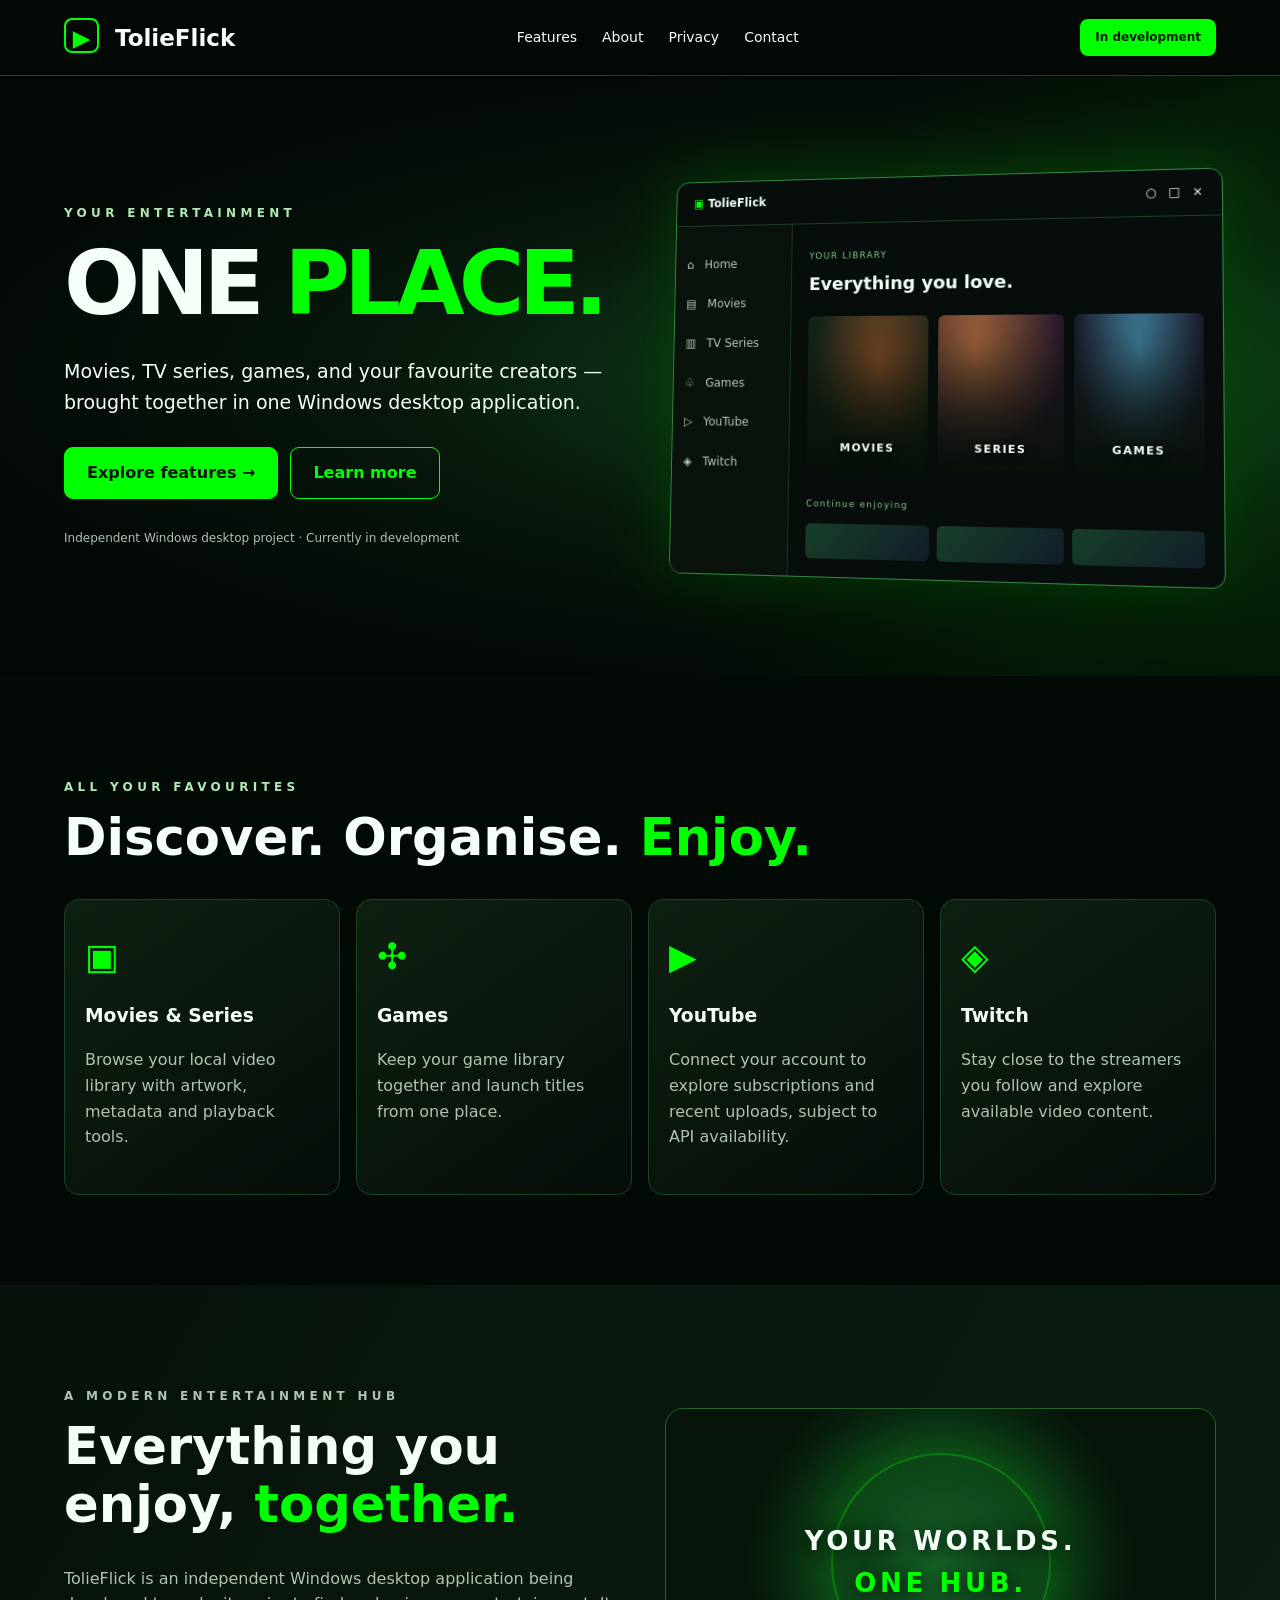
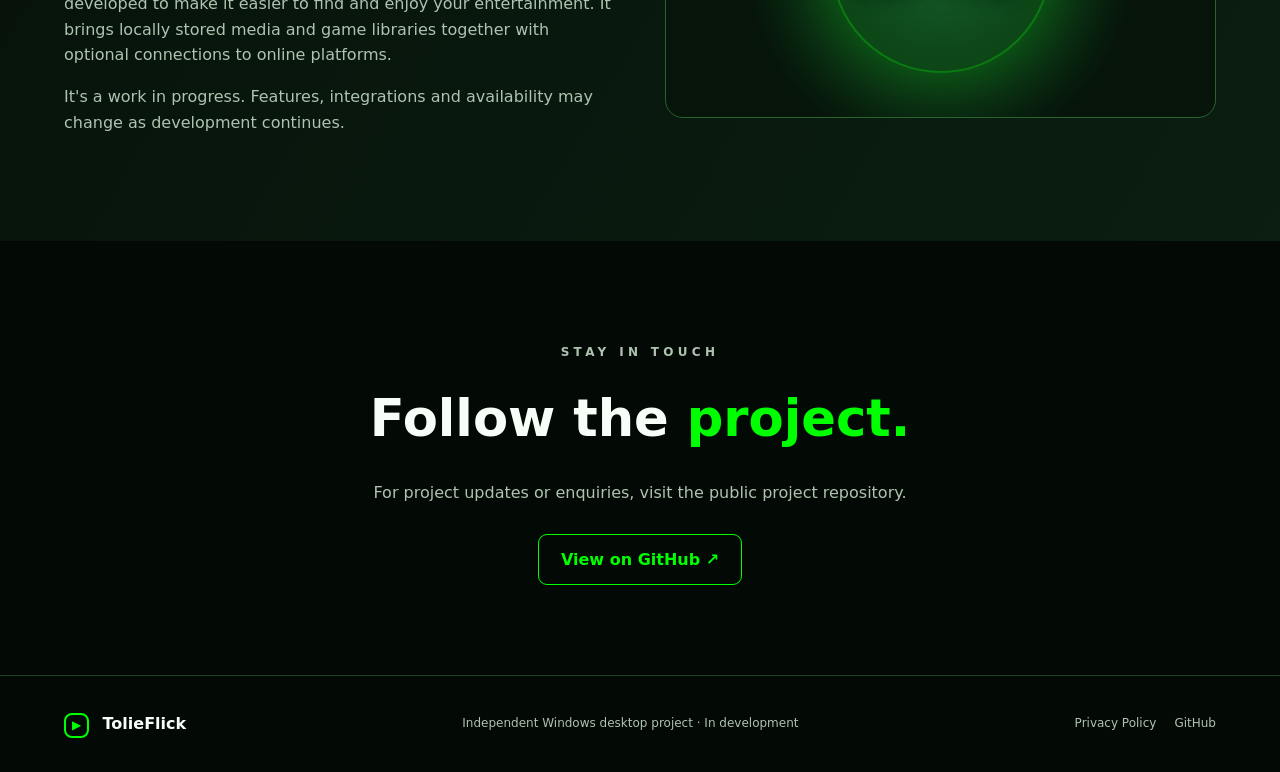
<file: index.html>
<!doctype html>
<html lang="en"><head><meta charset="utf-8"><meta name="viewport" content="width=device-width, initial-scale=1"><meta name="description" content="TolieFlick is an independent Windows entertainment hub in development, bringing local movies, TV series, games, YouTube and Twitch into one place."><title>TolieFlick — Your entertainment. One place.</title><link rel="stylesheet" href="style.css"></head>
<body><header class="site-header"><a class="logo" href="./"><span class="logo-mark">▶</span> TolieFlick</a><nav aria-label="Main navigation"><a href="#features">Features</a><a href="#about">About</a><a href="privacy.html">Privacy</a><a href="#contact">Contact</a></nav><span class="status">In development</span></header>
<main><section class="hero"><div class="hero-glow"></div><div class="hero-content"><p class="eyebrow">YOUR ENTERTAINMENT</p><h1>ONE <em>PLACE.</em></h1><p class="lead">Movies, TV series, games, and your favourite creators — brought together in one Windows desktop application.</p><div class="actions"><a class="button" href="#features">Explore features →</a><a class="button outline" href="#about">Learn more</a></div><p class="subtle">Independent Windows desktop project · Currently in development</p></div><div class="hero-visual" aria-label="Stylised preview of TolieFlick"><div class="window"><div class="window-top"><strong><span class="green">▣</span> TolieFlick</strong><span>○ &nbsp; □ &nbsp; ×</span></div><div class="window-body"><aside>⌂ &nbsp; Home<br>▤ &nbsp; Movies<br>▥ &nbsp; TV Series<br>♧ &nbsp; Games<br>▷ &nbsp; YouTube<br>◈ &nbsp; Twitch</aside><div class="library"><small>YOUR LIBRARY</small><h3>Everything you love.</h3><div class="posters"><div class="poster p1">MOVIES</div><div class="poster p2">SERIES</div><div class="poster p3">GAMES</div></div><small>Continue enjoying</small><div class="tiles"><span></span><span></span><span></span></div></div></div></div></div></section>
<section id="features" class="section"><p class="eyebrow">ALL YOUR FAVOURITES</p><h2>Discover. Organise. <em>Enjoy.</em></h2><div class="feature-grid"><article class="feature"><span class="feature-icon">▣</span><h3>Movies &amp; Series</h3><p>Browse your local video library with artwork, metadata and playback tools.</p></article><article class="feature"><span class="feature-icon">✣</span><h3>Games</h3><p>Keep your game library together and launch titles from one place.</p></article><article class="feature"><span class="feature-icon">▶</span><h3>YouTube</h3><p>Connect your account to explore subscriptions and recent uploads, subject to API availability.</p></article><article class="feature"><span class="feature-icon">◈</span><h3>Twitch</h3><p>Stay close to the streamers you follow and explore available video content.</p></article></div></section>
<section id="about" class="section about"><div><p class="eyebrow">A MODERN ENTERTAINMENT HUB</p><h2>Everything you enjoy, <em>together.</em></h2><p>TolieFlick is an independent Windows desktop application being developed to make it easier to find and enjoy your entertainment. It brings locally stored media and game libraries together with optional connections to online platforms.</p><p>It's a work in progress. Features, integrations and availability may change as development continues.</p></div><div class="about-art"><div class="orb"></div><span>YOUR WORLDS.<br><strong>ONE HUB.</strong></span></div></section>
<section id="contact" class="section contact"><p class="eyebrow">STAY IN TOUCH</p><h2>Follow the <em>project.</em></h2><p>For project updates or enquiries, visit the public project repository.</p><a class="button outline" href="https://github.com/Tolgrath/tolieflick">View on GitHub ↗</a></section></main>
<footer><a class="logo" href="./"><span class="logo-mark">▶</span> TolieFlick</a><p>Independent Windows desktop project · In development</p><div><a href="privacy.html">Privacy Policy</a><a href="https://github.com/Tolgrath/tolieflick">GitHub</a></div></footer></body></html>
</file>
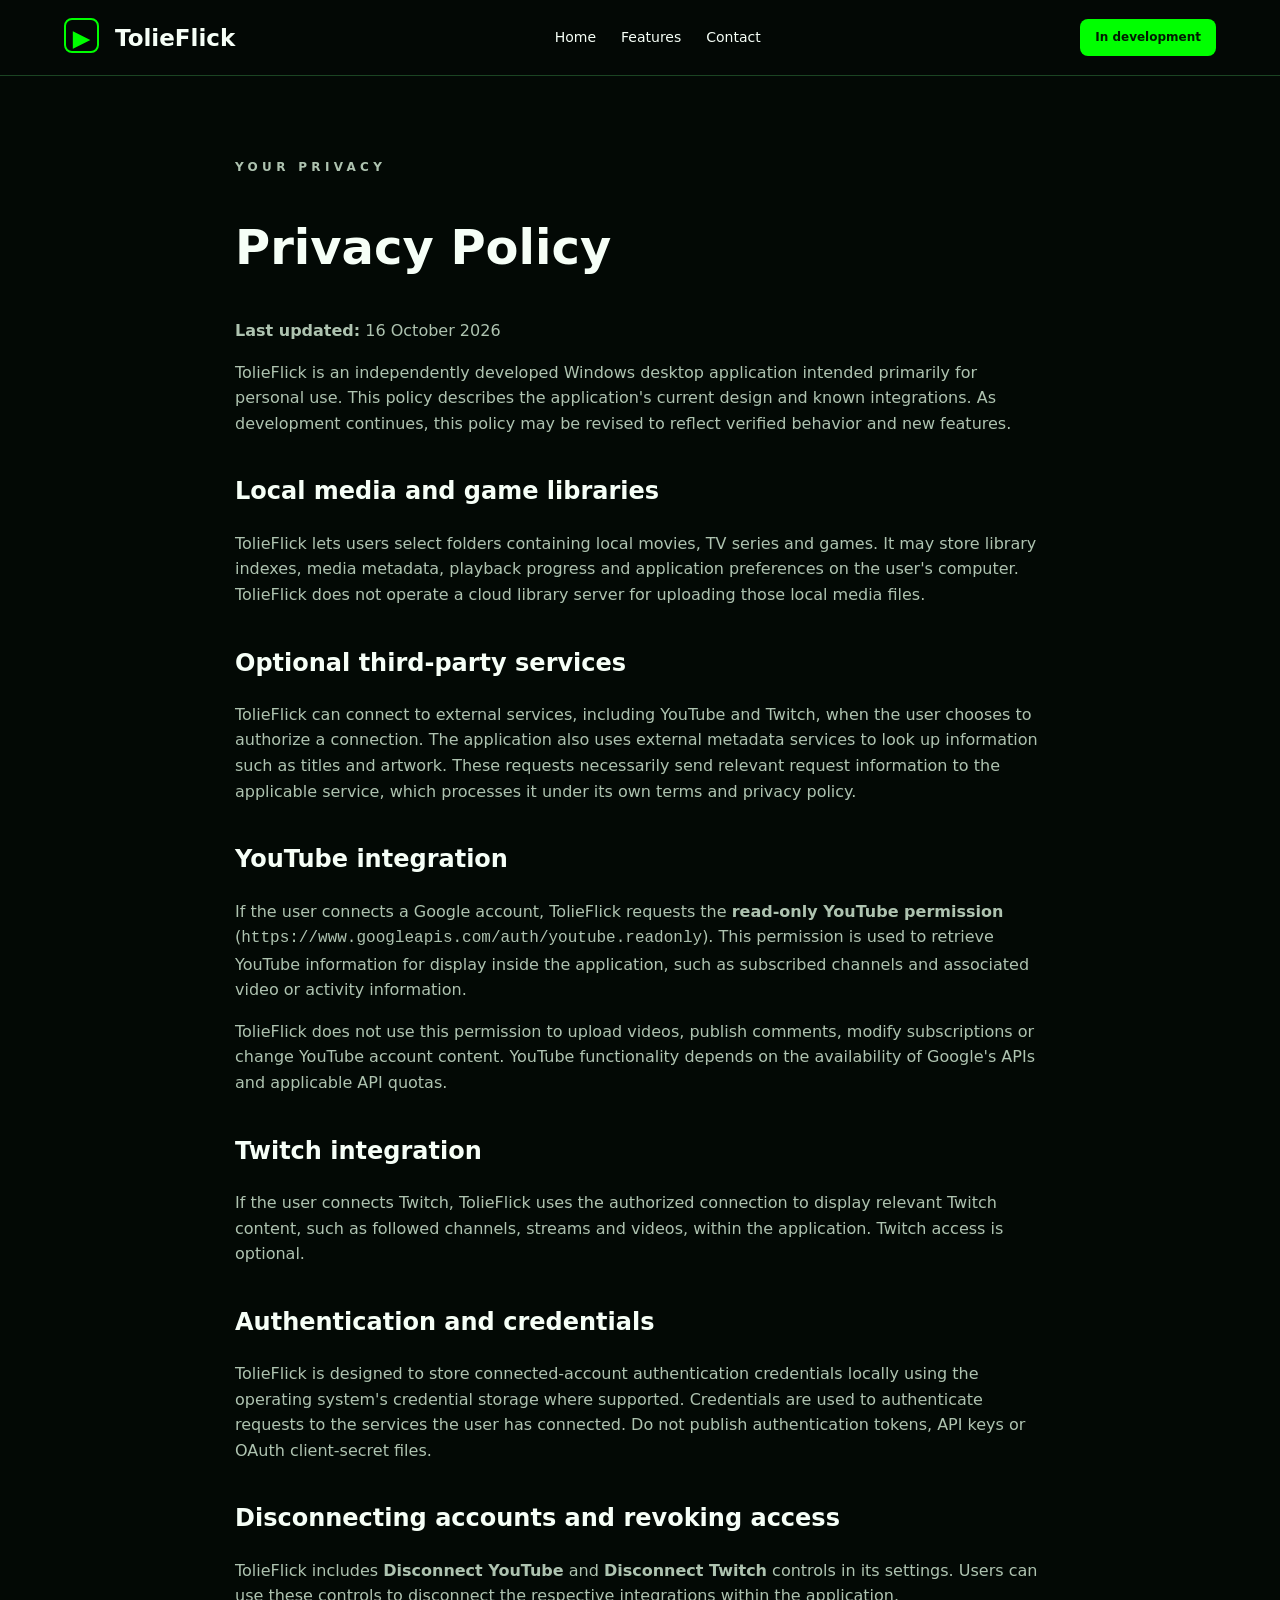
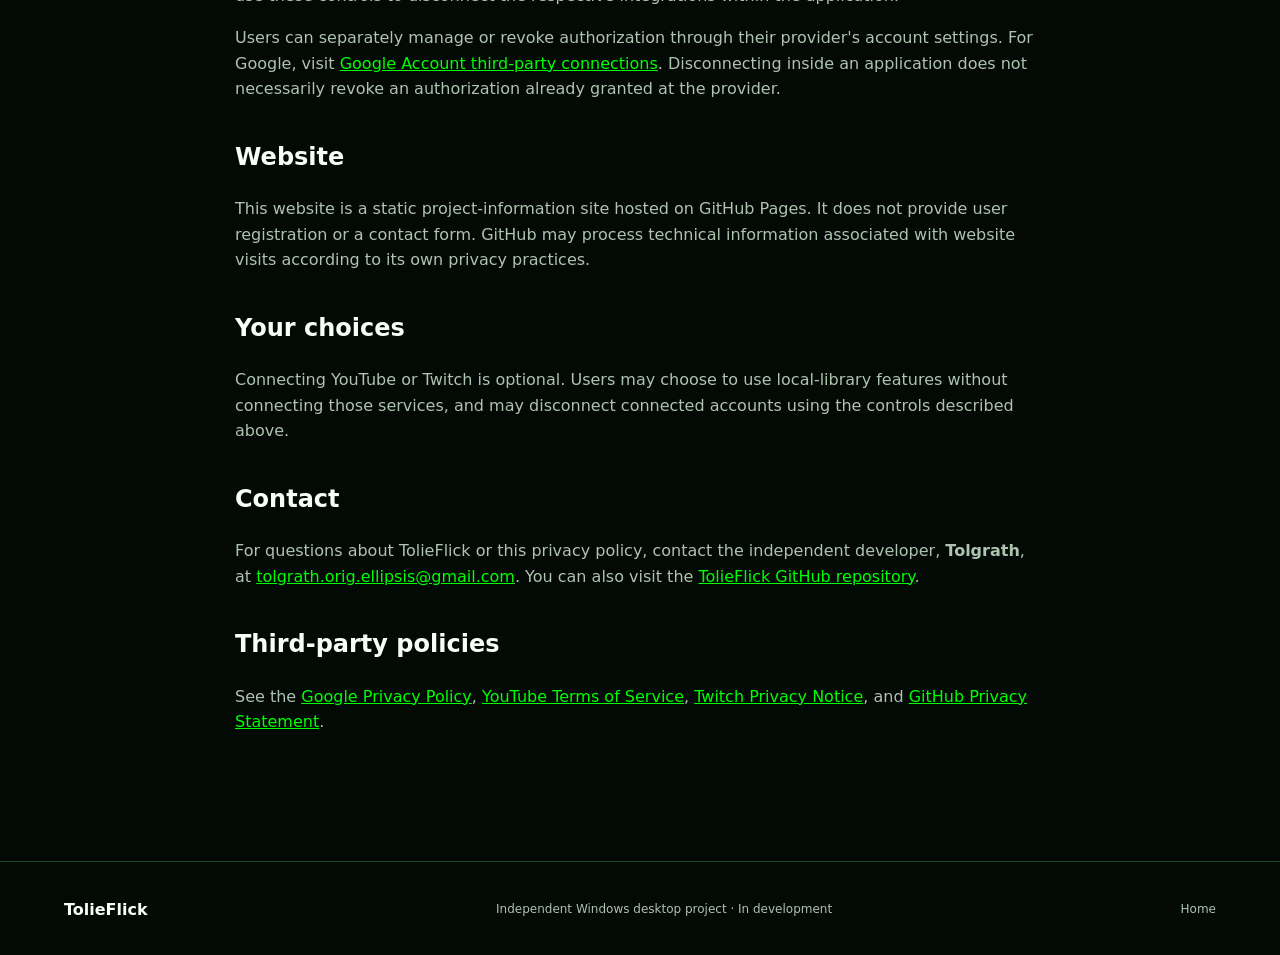
<file: privacy.html>
<!doctype html>
<html lang="en">
<head>
  <meta charset="utf-8">
  <meta name="viewport" content="width=device-width, initial-scale=1">
  <meta name="description" content="Privacy information for the TolieFlick Windows desktop project.">
  <title>Privacy Policy — TolieFlick</title>
  <link rel="stylesheet" href="style.css">
</head>
<body>
  <header class="site-header">
    <a class="logo" href="./"><span class="logo-mark">▶</span> TolieFlick</a>
    <nav>
      <a href="./">Home</a>
      <a href="./#features">Features</a>
      <a href="./#contact">Contact</a>
    </nav>
    <span class="status">In development</span>
  </header>

  <main class="policy">
    <p class="eyebrow">YOUR PRIVACY</p>
    <h1>Privacy Policy</h1>
    <p><strong>Last updated:</strong> 16 October 2026</p>
    <p>TolieFlick is an independently developed Windows desktop application intended primarily for personal use. This policy describes the application's current design and known integrations. As development continues, this policy may be revised to reflect verified behavior and new features.</p>

    <h2>Local media and game libraries</h2>
    <p>TolieFlick lets users select folders containing local movies, TV series and games. It may store library indexes, media metadata, playback progress and application preferences on the user's computer. TolieFlick does not operate a cloud library server for uploading those local media files.</p>

    <h2>Optional third-party services</h2>
    <p>TolieFlick can connect to external services, including YouTube and Twitch, when the user chooses to authorize a connection. The application also uses external metadata services to look up information such as titles and artwork. These requests necessarily send relevant request information to the applicable service, which processes it under its own terms and privacy policy.</p>

    <h2>YouTube integration</h2>
    <p>If the user connects a Google account, TolieFlick requests the <strong>read-only YouTube permission</strong> (<code>https://www.googleapis.com/auth/youtube.readonly</code>). This permission is used to retrieve YouTube information for display inside the application, such as subscribed channels and associated video or activity information.</p>
    <p>TolieFlick does not use this permission to upload videos, publish comments, modify subscriptions or change YouTube account content. YouTube functionality depends on the availability of Google's APIs and applicable API quotas.</p>

    <h2>Twitch integration</h2>
    <p>If the user connects Twitch, TolieFlick uses the authorized connection to display relevant Twitch content, such as followed channels, streams and videos, within the application. Twitch access is optional.</p>

    <h2>Authentication and credentials</h2>
    <p>TolieFlick is designed to store connected-account authentication credentials locally using the operating system's credential storage where supported. Credentials are used to authenticate requests to the services the user has connected. Do not publish authentication tokens, API keys or OAuth client-secret files.</p>

    <h2>Disconnecting accounts and revoking access</h2>
    <p>TolieFlick includes <strong>Disconnect YouTube</strong> and <strong>Disconnect Twitch</strong> controls in its settings. Users can use these controls to disconnect the respective integrations within the application.</p>
    <p>Users can separately manage or revoke authorization through their provider's account settings. For Google, visit <a href="https://myaccount.google.com/connections">Google Account third-party connections</a>. Disconnecting inside an application does not necessarily revoke an authorization already granted at the provider.</p>

    <h2>Website</h2>
    <p>This website is a static project-information site hosted on GitHub Pages. It does not provide user registration or a contact form. GitHub may process technical information associated with website visits according to its own privacy practices.</p>

    <h2>Your choices</h2>
    <p>Connecting YouTube or Twitch is optional. Users may choose to use local-library features without connecting those services, and may disconnect connected accounts using the controls described above.</p>

    <h2>Contact</h2>
    <p>For questions about TolieFlick or this privacy policy, contact the independent developer, <strong>Tolgrath</strong>, at <a href="mailto:tolgrath.orig.ellipsis@gmail.com">tolgrath.orig.ellipsis@gmail.com</a>. You can also visit the <a href="https://github.com/Tolgrath/tolieflick">TolieFlick GitHub repository</a>.</p>

    <h2>Third-party policies</h2>
    <p>See the <a href="https://policies.google.com/privacy">Google Privacy Policy</a>, <a href="https://www.youtube.com/t/terms">YouTube Terms of Service</a>, <a href="https://www.twitch.tv/p/en/legal/privacy-notice/">Twitch Privacy Notice</a>, and <a href="https://docs.github.com/en/site-policy/privacy-policies/github-general-privacy-statement">GitHub Privacy Statement</a>.</p>
  </main>

  <footer>
    <a class="logo" href="./">TolieFlick</a>
    <p>Independent Windows desktop project · In development</p>
    <a href="./">Home</a>
  </footer>
</body>
</html>
</file>
<file: style.css>
:root{--green:#00ff00;--bg:#030905;--panel:#09150d;--line:#1b4423;--text:#f6fff7;--muted:#aec3b0}*{box-sizing:border-box}html{scroll-behavior:smooth}body{margin:0;background:var(--bg);color:var(--text);font:16px/1.6 system-ui,-apple-system,Segoe UI,sans-serif}a{color:inherit;text-decoration:none}a:hover{color:var(--green)}.site-header{position:relative;z-index:2;display:flex;align-items:center;justify-content:space-between;gap:24px;padding:18px max(5%,calc((100% - 1300px)/2));border-bottom:1px solid var(--line);background:#030805}.logo{font-size:23px;font-weight:800;white-space:nowrap}.logo-mark{display:inline-grid;place-items:center;width:35px;height:35px;border:2px solid var(--green);border-radius:8px;color:var(--green);margin-right:8px}.site-header nav{display:flex;gap:25px;font-size:14px}.status{background:var(--green);color:#001a00;padding:9px 15px;border-radius:8px;font-size:12px;font-weight:800;white-space:nowrap}.hero{position:relative;isolation:isolate;min-height:600px;display:grid;grid-template-columns:1fr 1fr;align-items:center;gap:40px;padding:80px max(5%,calc((100% - 1300px)/2));overflow:hidden;background:radial-gradient(ellipse at 75% 50%,#124923 0%,#07170b 42%,#030805 75%)}.hero-glow{position:absolute;inset:0;z-index:-1;background:linear-gradient(110deg,transparent 60%,#00ff0010 85%)}.eyebrow{font-size:12px;letter-spacing:.36em;font-weight:800;color:#b0e8b5}.hero h1{font-size:clamp(58px,7vw,108px);line-height:1;letter-spacing:-.065em;margin:16px 0 28px}.hero h1 em,h2 em{font-style:normal;color:var(--green)}.lead{max-width:560px;font-size:19px}.actions{display:flex;flex-wrap:wrap;gap:12px;margin:30px 0}.button{display:inline-block;background:var(--green);color:#001700;border:1px solid var(--green);padding:12px 22px;border-radius:9px;font-weight:800}.button:hover{background:#b3ffb3;color:#001700}.button.outline{background:transparent;color:var(--green)}.button.outline:hover{background:#0b280e}.subtle{color:var(--muted);font-size:12px}.hero-visual{perspective:1000px}.window{border:1px solid #338746;border-radius:13px;background:#070d0a;box-shadow:0 0 70px #00ff0038,0 20px 90px #000b;transform:rotateY(-8deg) rotateX(3deg);overflow:hidden}.window-top{padding:13px 18px;border-bottom:1px solid #213d27;display:flex;justify-content:space-between;font-size:12px}.green{color:var(--green)}.window-body{display:grid;grid-template-columns:125px 1fr;min-height:310px}.window aside{background:#0a120c;border-right:1px solid #19371e;padding:20px 12px;font-size:12px;line-height:3.4;color:#b2c9b4}.library{padding:18px;min-width:0}.library small{color:#87c58b;letter-spacing:.15em;font-size:9px}.library h3{margin:4px 0 18px;font-size:18px}.posters{display:grid;grid-template-columns:repeat(3,1fr);gap:10px;margin-bottom:20px}.poster{height:155px;border-radius:6px;display:flex;align-items:flex-end;justify-content:center;padding:12px;font-size:11px;font-weight:900;letter-spacing:.12em;text-shadow:0 2px 10px #000}.p1{background:linear-gradient(0deg,#081009,transparent),radial-gradient(at 60% 30%,#8a4e26,#15241a 65%)}.p2{background:linear-gradient(0deg,#081009,transparent),radial-gradient(at 30% 20%,#ad693d,#28172d 70%)}.p3{background:linear-gradient(0deg,#081009,transparent),radial-gradient(at 50% 20%,#4285a4,#1c1b2c 70%)}.tiles{display:flex;gap:8px;margin-top:10px}.tiles span{height:35px;flex:1;background:linear-gradient(135deg,#173f28,#121d2a);border-radius:5px}.section{padding:90px max(5%,calc((100% - 1300px)/2))}.section h2{font-size:clamp(32px,4vw,54px);line-height:1.13;margin:12px 0 32px}.feature-grid{display:grid;grid-template-columns:repeat(4,1fr);gap:16px}.feature{border:1px solid var(--line);border-radius:15px;padding:28px 20px;background:linear-gradient(145deg,#0d2012,#060d08);min-height:230px}.feature-icon{font-size:36px;color:var(--green)}.feature h3{margin:16px 0 8px}.feature p,.about p,.contact p{color:var(--muted)}.about{display:grid;grid-template-columns:1fr 1fr;gap:50px;align-items:center;background:linear-gradient(120deg,#07120a,#0b1e11)}.about p{max-width:650px}.about-art{height:310px;border:1px solid #26632f;border-radius:18px;position:relative;overflow:hidden;display:grid;place-items:center;background:radial-gradient(circle at 50% 50%,#17682a,#06140a 62%)}.about-art .orb{position:absolute;width:220px;height:220px;border:2px solid #00ff0055;border-radius:50%;box-shadow:0 0 70px #00ff0040,inset 0 0 60px #00ff0020}.about-art span{z-index:1;text-align:center;font-size:26px;letter-spacing:.14em;font-weight:900;text-shadow:0 2px 20px #000}.about-art strong{color:var(--green)}.contact{text-align:center}.contact p{margin-bottom:28px}footer{display:flex;gap:24px;align-items:center;justify-content:space-between;border-top:1px solid var(--line);padding:26px 5%;font-size:12px;color:var(--muted)}footer .logo{color:var(--text);font-size:16px}footer .logo-mark{width:25px;height:25px;font-size:12px}footer div{display:flex;gap:18px}.policy{max-width:860px;margin:auto;padding:70px 25px 110px}.policy h1{font-size:48px}.policy h2{margin-top:36px}.policy p,.policy li{color:var(--muted)}.policy a{color:var(--green);text-decoration:underline}@media(max-width:850px){.site-header{flex-wrap:wrap}.site-header nav{order:3;width:100%;justify-content:space-between;gap:8px}.hero,.about{grid-template-columns:1fr}.hero{padding-top:60px}.feature-grid{grid-template-columns:repeat(2,1fr)}footer{flex-wrap:wrap}}@media(max-width:500px){.status{font-size:10px}.site-header nav{font-size:12px}.hero{min-height:0}.hero h1{font-size:65px}.feature-grid{grid-template-columns:1fr}.window-body{grid-template-columns:90px 1fr}.window aside{padding:10px 6px;font-size:10px}.posters{gap:5px}.poster{height:110px;font-size:9px}.library{padding:10px}footer{display:block}footer>*{margin-bottom:14px}}
</file>
